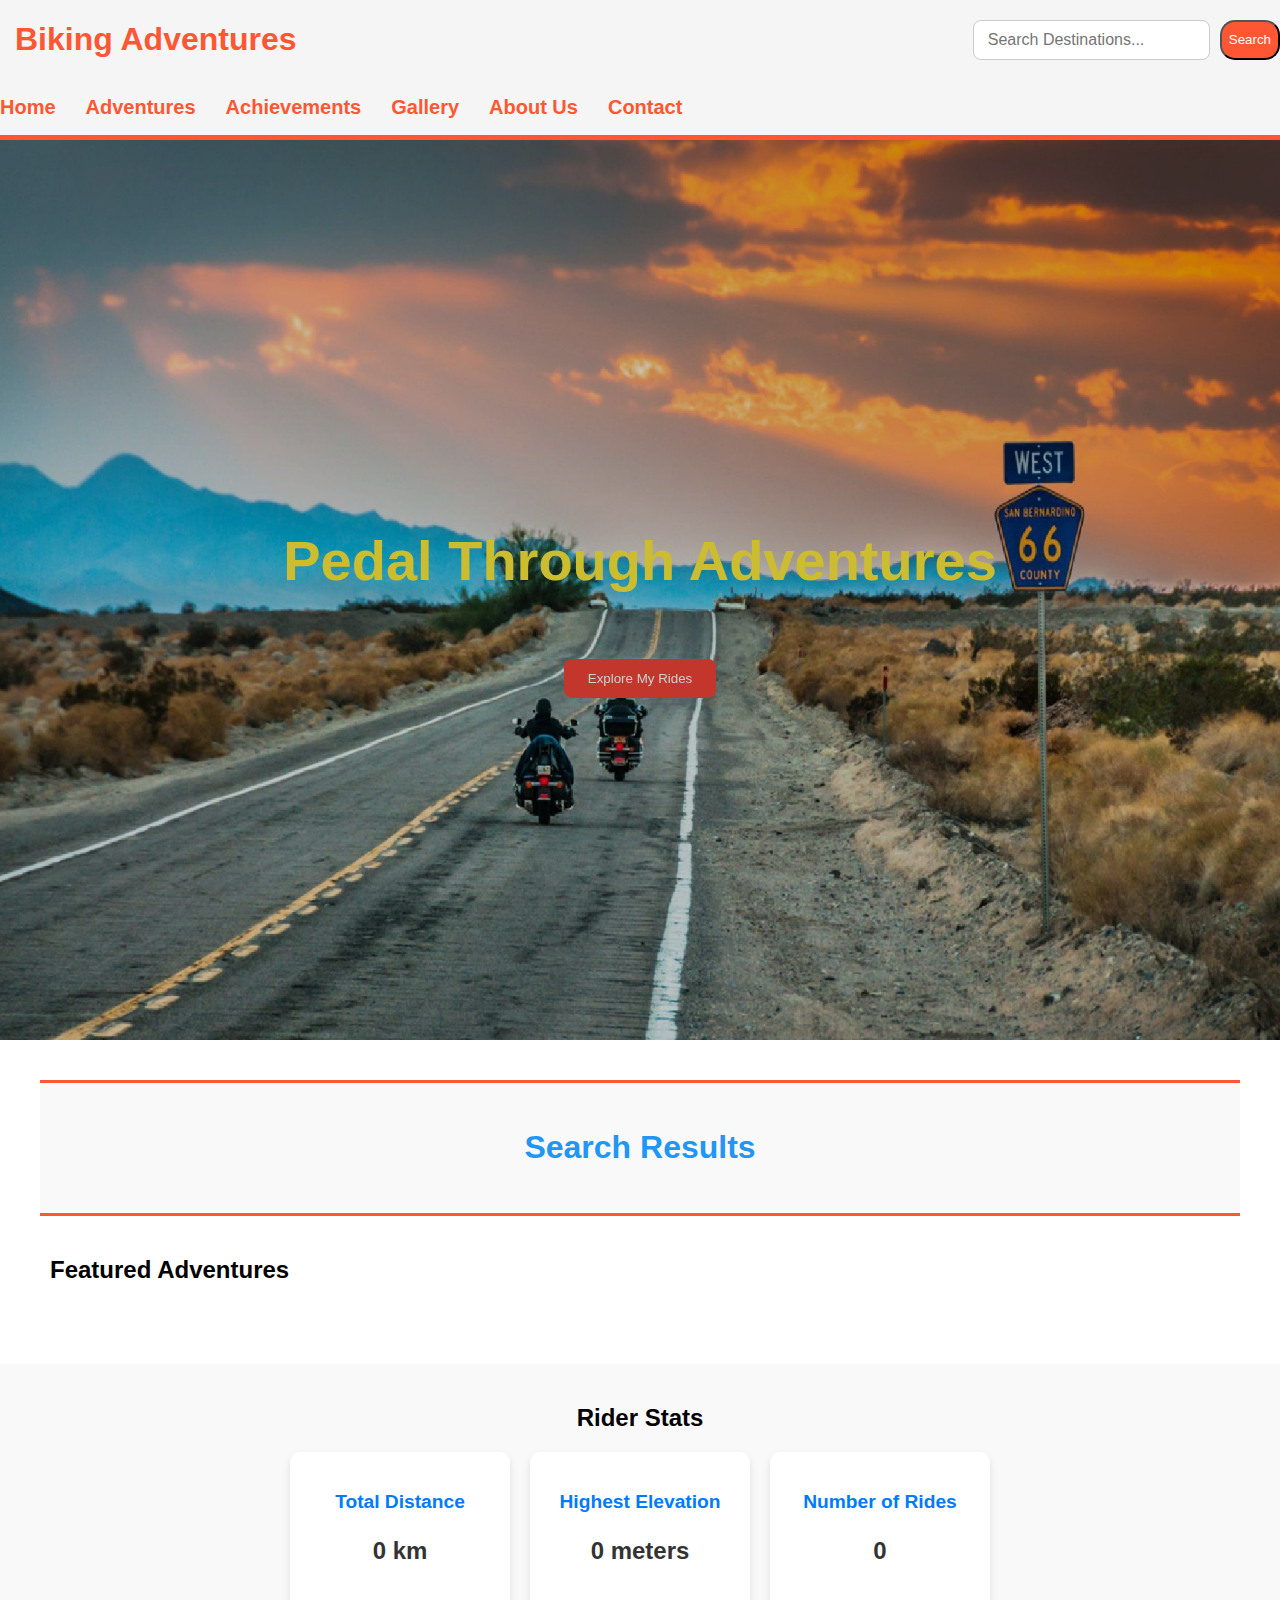
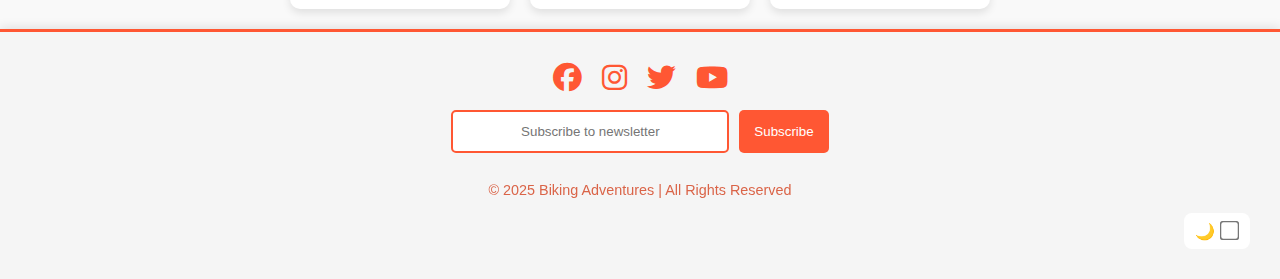
<file: index.html>
<!DOCTYPE html>
<html lang="en">
  <head>
    <meta charset="UTF-8" />
    <meta name="viewport" content="width=device-width, initial-scale=1.0" />
    <title>Biking Adventures Portfolio</title>
    <link
      rel="stylesheet"
      href="https://cdnjs.cloudflare.com/ajax/libs/font-awesome/6.7.2/css/all.min.css"
      integrity="sha512-Evv84Mr4kqVGRNSgIGL/F/aIDqQb7xQ2vcrdIwxfjThSH8CSR7PBEakCr51Ck+w+/U6swU2Im1vVX0SVk9ABhg=="
      crossorigin="anonymous"
      referrerpolicy="no-referrer"
    />
    <link rel="stylesheet" href="CSS/main.css" />
    <link rel="stylesheet" href="/CSS/theme.css">

    <script src="JS/main.js" defer></script>
    <script src="/JS/theme.js"></script>

  </head>
  <body>
    <!-- Header Section -->
    <header>
      <div class="logo">
        <h1>Biking Adventures</h1>
      </div>
      <div class="search">
        <input
          type="text"
          id="searchBox"
          placeholder="Search Destinations..."
          autocomplete="off"
        />
        <div id="autocomplete-list"></div>
        <button id="search-btn">Search</button>
      </div>
      <i class="fa-solid fa-bars menu-icon" id="menu-toggle"></i>
      <nav>
        <ul class="navbar">
          <li><a href="/index.html">Home</a></li>
          <li class="dropdown">
            Adventures
            <ul class="dropdown-menu">
              <li><a href="/pages/adventures.html">Featured Adventures</a></li>
              <li><a href="#past-adventures">Past Adventures</a></li>
            </ul>
            <li class="dropdown1">
              Achievements
              <ul class="dropdown-menu1">
                <li><a href="/pages/achievements.html">Awards</a></li>
                <li><a href="#milestones">Milestones</a></li>
              </ul>
            </li>
            <li class="dropdown2">
              Gallery
              <ul class="dropdown-menu2">
                <li><a href="/pages/gallery.html">Photo Gallery</a></li>
                <li><a href="#videos">Videos</a></li>
              </ul>
            </li>
         
            <li><a href="pages/about.html">About Us</a></li>
            <li><a href="pages/contact.html">Contact</a></li>
        </ul>
      </nav>
    </header>

    <!-- Hero Section -->
    <section class="hero">
      <div class="hero-text">
        <h2>Pedal Through Adventures</h2>
        <button class="explore-btn">Explore My Rides</button>
      </div>
    </section>

    <!-- Search Results Section -->
    <section id="search-results" class="search-results">
      <h2>Search Results</h2>
      <div id="results-container" class="results-container">
        <!-- Search results will be displayed here dynamically -->
      </div>
    </section>

    <!-- Featured Adventures Section -->
    <section id="adventures" class="adventures">
      <h2>Featured Adventures</h2>
      <div id="adventure-cards" class="cards-container">
        <!-- Adventure cards will be loaded here dynamically -->
      </div>
    </section>

    <!-- Rider Stats Section -->
    <section id="rider-stats" class="rider-stats">
      <h2>Rider Stats</h2>
      <div class="stats-container">
        <div class="stat-card">
          <h3>Total Distance</h3>
          <p><span id="distance">0</span> km</p>
        </div>
        <div class="stat-card">
          <h3>Highest Elevation</h3>
          <p><span id="elevation">0</span> meters</p>
        </div>
        <div class="stat-card">
          <h3>Number of Rides</h3>
          <p><span id="rides">0</span></p>
        </div>
      </div>
    </section>
    
    

    <!-- Footer Section -->
    <footer>
      <div class="footer-container">
        <div class="social-links">
          <a href="#" class="social-icon"><i class="fab fa-facebook"></i></a>
          <a href="#" class="social-icon"><i class="fab fa-instagram"></i></a>
          <a href="#" class="social-icon"><i class="fab fa-twitter"></i></a>
          <a href="#" class="social-icon"><i class="fab fa-youtube"></i></a>
        </div>
        <form class="newsletter-form">
          <input type="email" placeholder="Subscribe to newsletter" />
          <button type="submit">Subscribe</button>
        </form>
        <p class="copyright">
          &copy; 2025 Biking Adventures | All Rights Reserved
        </p>
      </div>
      <div class="theme-toggle">
        <label for="darkModeToggle">🌙</label>
        <input type="checkbox" id="darkModeToggle">
      </div>
    </footer>
  </body>
</html>
</file>
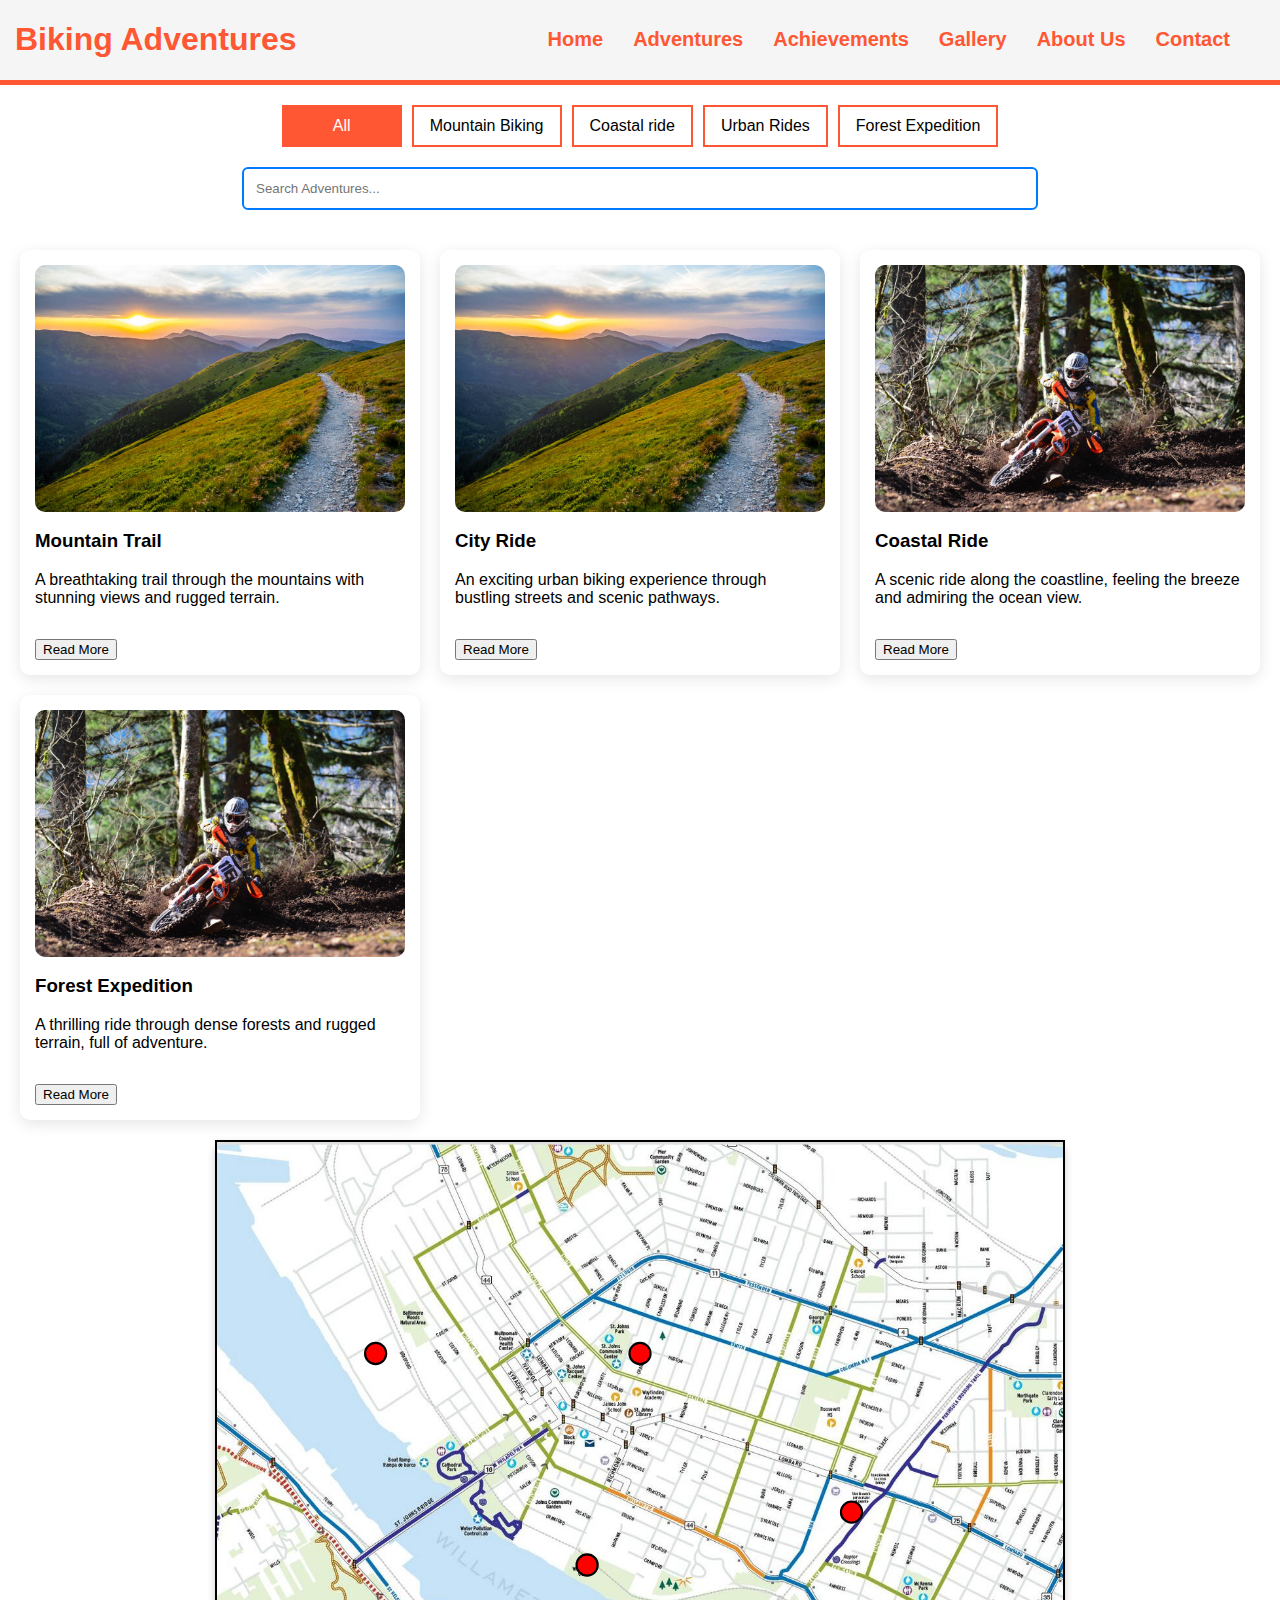
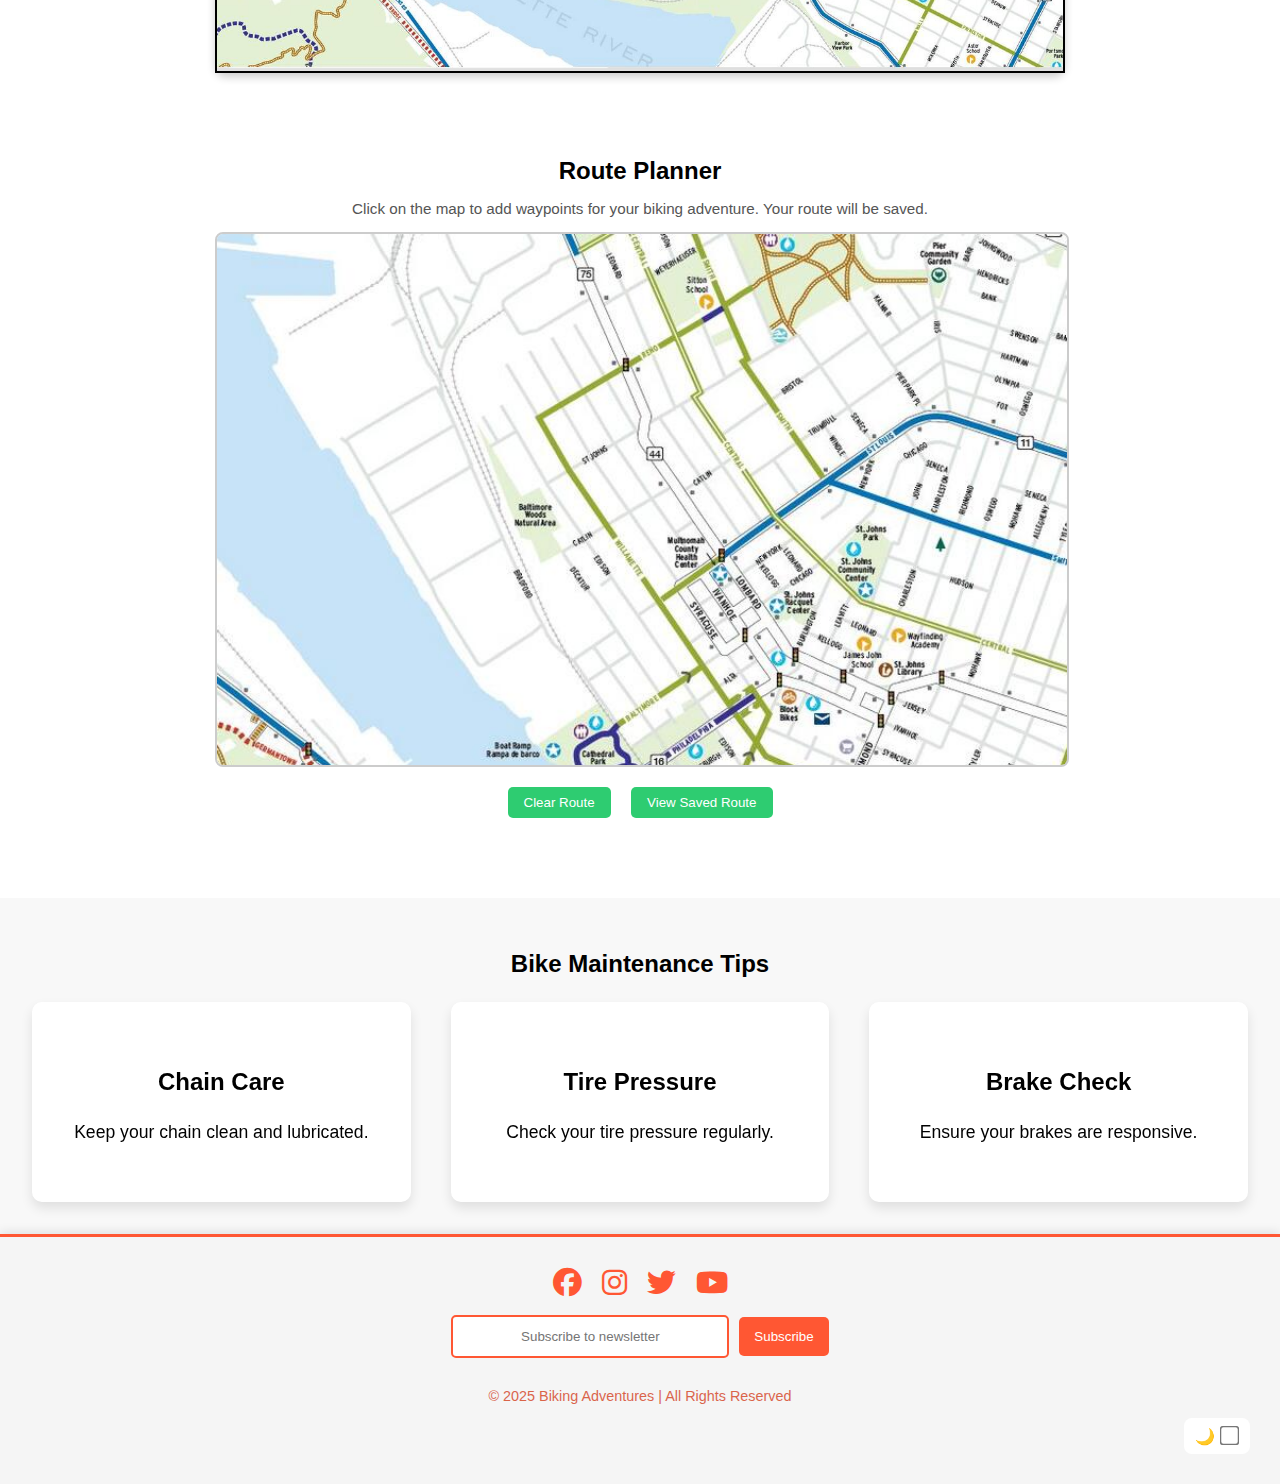
<file: pages/adventures.html>
<!DOCTYPE html>
<html lang="en">
<head>
    <meta charset="UTF-8">
    <meta name="viewport" content="width=device-width, initial-scale=1.0">
    <title>Adventures | Bike Rides</title>
    <link rel="stylesheet" href="/CSS/adventures.css">
    <link rel="stylesheet" href="/CSS/theme.css">
    <link
    rel="stylesheet"
    href="https://cdnjs.cloudflare.com/ajax/libs/font-awesome/6.7.2/css/all.min.css"
    integrity="sha512-Evv84Mr4kqVGRNSgIGL/F/aIDqQb7xQ2vcrdIwxfjThSH8CSR7PBEakCr51Ck+w+/U6swU2Im1vVX0SVk9ABhg=="
    crossorigin="anonymous"
    referrerpolicy="no-referrer"
  />
    <!-- <link rel="stylesheet" href="../CSS/header.css"> -->
    <script src="/JS/adventures.js" defer></script>
    <script src="/JS/theme.js" ></script>
   
</head>

<body>
    <!-- Header Section -->
    <header>
        <div class="logo">
          <h1>Biking Adventures</h1>
        </div>
        <div class="search">
          <!-- <input
            type="text"
            id="searchBox"
            placeholder="Search Destinations..."
            autocomplete="off"
          />
          <div id="autocomplete-list"></div>
          <button id="search-btn">Search</button> -->
        </div>
        <i class="fa-solid fa-bars menu-icon" id="menu-toggle"></i>
        <nav>
          <ul class="navbar">
            <li><a href="/index.html">Home</a></li>
            <li class="dropdown">
              Adventures
              <ul class="dropdown-menu">
                <li><a href="/pages/adventures.html">Featured Adventures</a></li>
                <li><a href="#past-adventures">Past Adventures</a></li>
              </ul>
              <li class="dropdown1">
                Achievements
                <ul class="dropdown-menu1">
                  <li><a href="/pages/achievements.html">Awards</a></li>
                  <li><a href="#milestones">Milestones</a></li>
                </ul>
              </li>
              <li class="dropdown2">
                Gallery
                <ul class="dropdown-menu2">
                  <li><a href="/pages/gallery.html">Photo Gallery</a></li>
                  <li><a href="#videos">Videos</a></li>
                </ul>
              </li>
           
              <li><a href="/pages/about.html">About Us</a></li>
              <li><a href="/pages/contact.html">Contact</a></li>
          </ul>
        </nav>
      </header>

      <!-- Adventure Categories -->
    <section class="adventure-filters">
        <button class="filter-btn active" data-category="all">All</button>
        <button class="filter-btn" data-category="mountain">Mountain Biking</button>
        <button class="filter-btn" data-category="coastal">Coastal ride</button>
        <button class="filter-btn" data-category="urban">Urban Rides</button>
        <button class="filter-btn" data-category="forest">Forest Expedition</button>
    </section>

    <!-- Search Bar -->
    <section class="search-container">
        <input type="text" id="search-bar" placeholder="Search Adventures...">
        <div id="noResults" style="display: none; text-align: center; color: red; font-weight: bold; margin-top: 20px;">
          No adventures found for your search.
        </div>
        
    </section>

    <!-- Adventure Cards -->
    <section class="adventure-list">
        <div id="adventure-cards"></div>
    </section>

    <!--Map part-->
      

       <!-- Interactive Map Section -->
       <div class="map-container">
           <svg id="map" viewBox="0 0 800 500">
            <image href="../assets/images/map.jpg" width="990" height="500" /> 
                <!-- Markers will be dynamically added here  -->

            </svg>  
       </div> 
   
       <!-- Popup for Adventure Details -->
       <div id="popup" style="position: absolute; display: none; background: white; border: 1px solid #ccc; padding: 10px; border-radius: 6px; box-shadow: 0 2px 8px rgba(0,0,0,0.2); z-index: 9999;">
        <h4 id="popup-title" style="margin: 0 0 5px;"></h4>
        <p id="popup-description" style="margin: 0;"></p>
      </div>
      

       <!-- route planner -->
  
       <section id="route-planner" class="route-planner">
        <h2>Route Planner</h2>
        <p>Click on the map to add waypoints for your biking adventure. Your route will be saved.</p>
      
        <svg id="custom-map" viewBox="0 0 800 500">
          <image href="../assets/images/map.jpg" x="0" y="0"   />
          <!-- Waypoints added by JavaScript -->
        </svg>
        <div id="popup-overlay" class="popup-overlay">
          <div class="popup-box">
            <h3>Saved Route</h3>
            <pre id="popup-content"></pre>
            <button id="popup-close">Close</button>
          </div>
        </div>
        
        <div class="planner-buttons">
          <button id="clear-route">Clear Route</button>
          <button id="view-route">View Saved Route</button>
        </div>
      
        <ul id="waypoint-list"></ul>
      </section>

      <!-- adventure tips -->

      <section id="maintenance-tips">
        <h2>Bike Maintenance Tips</h2>
        <div class="tips-grid">
          
          <div class="tip-card">
            <div class="card-front">
              <h3>Chain Care</h3>
              <p>Keep your chain clean and lubricated.</p>
            </div>
            <div class="card-back">
              <h3>How to Maintain:</h3>
              <p>Use a degreaser to clean the chain, then apply bike-specific lubricant. Wipe off excess oil to prevent dirt buildup.</p>
            </div>
          </div>
      
          <div class="tip-card">
            <div class="card-front">
              <h3>Tire Pressure</h3>
              <p>Check your tire pressure regularly.</p>
            </div>
            <div class="card-back">
              <h3>How to Maintain:</h3>
              <p>Use a pressure gauge. Inflate tires to recommended PSI (printed on sidewall). Inspect for wear and tear.</p>
            </div>
          </div>
      
          <div class="tip-card">
            <div class="card-front">
              <h3>Brake Check</h3>
              <p>Ensure your brakes are responsive.</p>
            </div>
            <div class="card-back">
              <h3>How to Maintain:</h3>
              <p>Inspect pads for wear. Tighten brake cables. Test before each ride to avoid sudden failure.</p>
            </div>
          </div>
      
        </div>
        
      </section>
      
      
      
      

  
    

    <!-- Footer Section -->
<footer>
    <div class="footer-container">
        <div class="social-links">
            <a href="#" class="social-icon"><i class="fab fa-facebook"></i></a>
            <a href="#" class="social-icon"><i class="fab fa-instagram"></i></a>
            <a href="#" class="social-icon"><i class="fab fa-twitter"></i></a>
            <a href="#" class="social-icon"><i class="fab fa-youtube"></i></a>
        </div>
        <form class="newsletter-form">
            <input type="email" placeholder="Subscribe to newsletter">
            <button type="submit">Subscribe</button>
        </form>
        <p class="copyright">&copy; 2025 Biking Adventures | All Rights Reserved</p>
    </div>
    <div class="theme-toggle">
      <label for="darkModeToggle">🌙</label>
      <input type="checkbox" id="darkModeToggle">
    </div>
</footer>


    
</body>
</html>
</file>
<file: CSS/main.css>
body {
  font-family: Arial, sans-serif;
  margin: 0;
  padding: 0;
  background-color: #f9f9f9;
  color: #333;
}

.search-container {
  display: flex;
  align-items: center;
  justify-content: flex-end;
  gap: 10px;
  flex-grow: 1;
  flex-wrap: nowrap;
}
.search-container #search-bar {
  width: 100%;
  max-width: 250px;
  padding: 8px;
  border: 2px solid #007bff;
  border-radius: 6px;
  font-size: 16px;
  transition: all 0.3s ease-in-out;
}
.search-container #search-bar:focus {
  border-color: #0056b3;
  outline: none;
  box-shadow: 0 0 8px rgba(0, 123, 255, 0.5);
}
.search-container #search-btn {
  background-color: #ff5733;
  color: white;
  padding: 10px 15px;
  border: none;
  border-radius: 6px;
  cursor: pointer;
  font-size: 16px;
  transition: background 0.3s ease;
}
.search-container #search-btn:hover {
  background-color: #d4411e;
}

header {
  display: flex;
  justify-content: space-between;
  align-items: center;
  flex-wrap: wrap;
  position: relative;
  border-bottom: 5px solid #ff5733;
  z-index: 1000;
}
header .logo h1 {
  font-size: 2rem;
  color: #ff5733;
  margin-left: 15px;
}
header .search {
  position: relative;
  display: flex;
  justify-content: center;
}
header .search i {
  padding: 5px;
  color: #ff5733;
}
header .search input {
  padding: 10px 14px;
  border-radius: 8px;
  border: none;
  width: 100%;
  max-width: 400px;
  font-size: 16px;
  border: 1px solid #ccc;
  outline: none;
}
header .search input:focus {
  border-color: #007bff;
  box-shadow: 0 0 6px rgba(0, 123, 255, 0.3);
}
header .search #autocomplete-list {
  position: absolute;
  top: calc(100% + 5px);
  z-index: 9999;
  background-color: white;
  width: 90%;
  max-width: 350px;
  margin-top: 4px;
  margin-left: 30px;
  border-radius: 8px;
  box-shadow: 0 4px 8px rgba(0, 0, 0, 0.1);
  overflow: hidden;
}
header .search #autocomplete-list li {
  list-style: none;
  padding: 10px 14px;
  cursor: pointer;
  transition: background-color 0.2s ease;
}
header .search #autocomplete-list li:hover {
  background-color: #f1f1f1;
}
header button {
  margin-left: 10px;
  padding: 5px 7px;
  background-color: #ff5733;
  border-radius: 15px;
  cursor: pointer;
}
header .menu-icon {
  display: none;
  font-size: 25px;
  cursor: pointer;
  color: white;
  margin-right: 10px;
}
header nav .navbar {
  list-style: none;
  display: flex;
  margin-right: 50px;
  gap: 30px;
  padding: 0;
}
header nav .navbar li, header nav .navbar .dropdown, header nav .navbar .dropdown1, header nav .navbar .dropdown2 {
  position: relative;
  color: black;
  font-weight: bold;
  font-size: 20px;
  cursor: pointer;
}
header nav .navbar li:hover, header nav .navbar .dropdown:hover, header nav .navbar .dropdown1:hover, header nav .navbar .dropdown2:hover {
  transform: scale(1.05);
}
header nav .navbar .dropdown-menu, header nav .navbar .dropdown-menu1, header nav .navbar .dropdown-menu2 {
  display: none;
  position: absolute;
  left: 0;
  top: 100%;
  background: white;
  border-radius: 5px;
  box-shadow: 0 4px 8px rgba(70, 53, 53, 0.2);
  padding: 10px;
  min-width: 150px;
  z-index: 9999;
  border: 2px solid #ff5733;
}
header nav .navbar .dropdown-menu li, header nav .navbar .dropdown-menu1 li, header nav .navbar .dropdown-menu2 li {
  font-size: 14px;
  list-style: none;
}
header nav .navbar .dropdown-menu li a, header nav .navbar .dropdown-menu1 li a, header nav .navbar .dropdown-menu2 li a {
  text-align: center;
  text-decoration: none;
  color: black;
  display: block;
  padding: 5px 10px;
}
header nav .navbar .dropdown-menu li:hover, header nav .navbar .dropdown-menu1 li:hover, header nav .navbar .dropdown-menu2 li:hover {
  background-color: #ff5733;
  border-radius: 5px;
}
header nav .navbar .dropdown:hover .dropdown-menu,
header nav .navbar .dropdown1:hover .dropdown-menu1,
header nav .navbar .dropdown2:hover .dropdown-menu2 {
  display: block;
  visibility: visible;
  opacity: 1;
}
header nav .navbar li a {
  text-decoration: none;
  color: black;
}

@media (max-width: 768px) {
  .logo h1 {
    font-size: 1rem !important;
  }
  #menu-toggle {
    padding: 5px;
    color: #ff5733;
  }
  .search {
    position: relative;
    padding: 5px;
    flex: 1;
    margin-left: 10px;
  }
  .search input {
    width: 60% !important;
    border: 1px solid #ccc;
    outline: none;
  }
  .menu-icon {
    display: block !important;
    color: white;
  }
  nav {
    position: relative;
    width: 100%;
    background-color: #f9f9f9;
    display: none;
    flex-direction: column;
    align-items: center;
    padding: 10px;
    border-top: 2px solid white;
    z-index: 999;
  }
  nav .navbar {
    display: flex;
    flex-direction: column;
    align-items: center;
    padding: 0;
    width: 100%;
  }
  nav .navbar li {
    padding: 10px 0;
    width: 100%;
    text-align: center;
    font-size: 20px;
    font-weight: bold;
    cursor: pointer;
    position: relative;
    z-index: 88;
  }
  nav .navbar li:hover {
    transform: scale(1.05);
    border-radius: 5px;
  }
  nav .navbar .dropdown {
    position: relative;
    z-index: 999999;
  }
  nav .navbar .dropdown .dropdown-menu {
    display: none;
    position: absolute;
    left: 50%;
    transform: translateX(-50%);
    top: 100%;
    background: white;
    border-radius: 5px;
    box-shadow: 0 4px 8px rgba(0, 0, 0, 0.2);
    min-width: 150px;
    text-align: center;
    z-index: 999;
  }
  nav .navbar .dropdown .dropdown-menu li {
    padding: 8px 12px;
    font-size: 16px;
    font-weight: normal;
    width: 100%;
    white-space: nowrap;
    z-index: 99;
  }
  nav .navbar .dropdown .dropdown-menu li:hover {
    background-color: #ff5733;
    border-radius: 5px;
  }
  nav .navbar .dropdown:hover .dropdown-menu {
    display: block;
  }
  nav .navbar .dropdown1 {
    position: relative;
    z-index: 99999;
  }
  nav .navbar .dropdown1 .dropdown-menu1 {
    display: none;
    position: absolute;
    left: 50%;
    transform: translateX(-50%);
    top: 100%;
    background: white;
    border-radius: 5px;
    box-shadow: 0 4px 8px rgba(0, 0, 0, 0.2);
    min-width: 150px;
    text-align: center;
    z-index: 999;
  }
  nav .navbar .dropdown1 .dropdown-menu1 li {
    padding: 8px 12px;
    font-size: 16px;
    font-weight: normal;
    width: 100%;
    white-space: nowrap;
    z-index: 99;
  }
  nav .navbar .dropdown1 .dropdown-menu1 li:hover {
    background-color: #ff5733;
    border-radius: 5px;
  }
  nav .navbar .dropdown1:hover .dropdown-menu1 {
    display: block;
  }
  nav .navbar .dropdown2 {
    position: relative;
    z-index: 9999;
  }
  nav .navbar .dropdown2 .dropdown-menu2 {
    display: none;
    position: absolute;
    left: 50%;
    transform: translateX(-50%);
    top: 100%;
    background: white;
    border-radius: 5px;
    box-shadow: 0 4px 8px rgba(0, 0, 0, 0.2);
    min-width: 150px;
    text-align: center;
    z-index: 99;
  }
  nav .navbar .dropdown2 .dropdown-menu2 li {
    padding: 8px 12px;
    font-size: 16px;
    font-weight: normal;
    width: 100%;
    white-space: nowrap;
    z-index: 99;
  }
  nav .navbar .dropdown2 .dropdown-menu2 li:hover {
    background-color: #ff5733;
    border-radius: 5px;
  }
  nav .navbar .dropdown2:hover .dropdown-menu2 {
    display: block;
  }
  nav.active {
    display: flex;
  }
}
.hero {
  position: relative;
  background: url("/assets/images/scenic-route.jpg") no-repeat center center/cover;
  height: 100vh;
  color: white;
  display: flex;
  justify-content: center;
  align-items: center;
  text-align: center;
  background-size: cover;
  background-position: center;
  filter: brightness(80%);
}
.hero .hero-text h2 {
  font-size: 3.5rem;
  animation: fadeIn 3s ease-out;
  color: #ffeb3b;
}
.hero .explore-btn {
  padding: 12px 24px;
  background-color: #f44336;
  border: none;
  color: white;
  cursor: pointer;
  margin-top: 20px;
  transition: background-color 0.3s ease-out;
  border-radius: 8px;
}
.hero .explore-btn:hover {
  background-color: #ff5733;
}

@keyframes fadeIn {
  0% {
    opacity: 0;
  }
  100% {
    opacity: 1;
  }
}
.search-results {
  margin: 40px;
  padding: 20px;
  background-color: #f9f9f9;
  border-top: 3px solid #ff5733;
  border-bottom: 3px solid #ff5733;
}
.search-results h2 {
  text-align: center;
  font-size: 2rem;
  color: #2196f3;
}
.search-results #results-container {
  display: grid;
  grid-template-columns: repeat(auto-fit, minmax(300px, 1fr));
  gap: 20px;
  margin-top: 20px;
  justify-content: center;
}
.search-results #results-container .adventure-card {
  background: #fff;
  border-radius: 8px;
  padding: 15px;
  box-shadow: 0 4px 15px rgba(0, 0, 0, 0.1);
  transition: transform 0.3s ease-in-out;
  max-width: 700px;
  margin: auto;
}
.search-results #results-container .adventure-card:hover {
  transform: scale(1.05);
}
.search-results #results-container .adventure-card img {
  width: 100%;
  max-width: 600px;
  height: 280px;
  -o-object-fit: cover;
     object-fit: cover;
  display: block;
  margin: 0 auto;
  border-radius: 10px;
}

.adventures h2 {
  margin-left: 50px;
}
.adventures .cards-container {
  display: grid;
  grid-template-columns: repeat(3, 1fr);
  gap: 20px;
  margin: 40px;
}
.adventures .cards-container .card {
  background: #fff;
  border-radius: 8px;
  padding: 15px;
  box-shadow: 0 4px 15px rgba(0, 0, 0, 0.1);
  border-left: 6px solid #ff5733;
  transition: transform 0.3s ease-in-out;
}
.adventures .cards-container .card:hover {
  transform: scale(1.05);
}
.adventures .cards-container .card img {
  width: 100%;
  height: 280px;
  border-radius: 8px;
}
.adventures .cards-container .card h3 {
  font-size: 1.5rem;
  color: black;
}
.adventures .cards-container .card p {
  color: #555;
}

.rider-stats {
  text-align: center;
  padding: 20px;
  background: #f9f9f9;
}
.rider-stats .stats-container {
  display: flex;
  justify-content: center;
  flex-wrap: wrap;
  gap: 20px;
  margin-top: 20px;
}
.rider-stats .stats-container .stat-card {
  background: white;
  padding: 20px;
  border-radius: 10px;
  box-shadow: 0 4px 8px rgba(0, 0, 0, 0.1);
  text-align: center;
  min-width: 180px;
  transition: transform 0.3s ease;
  animation: fadeIn 1s ease-in-out;
}
.rider-stats .stats-container .stat-card:hover {
  transform: scale(1.05);
}
.rider-stats .stats-container .stat-card h3 {
  font-size: 1.2rem;
  color: #007bff;
}
.rider-stats .stats-container .stat-card p {
  font-size: 1.5rem;
  font-weight: bold;
  color: #333;
}

footer {
  background-color: #f9f9f9;
  color: #333;
  text-align: center;
  padding: 30px;
  border-top: 3px solid #ff5733;
  box-shadow: 0px -2px 10px rgba(0, 0, 0, 0.1);
}
footer .footer-container {
  display: flex;
  flex-direction: column;
  align-items: center;
  gap: 15px;
}
footer .social-links {
  display: flex;
  gap: 20px;
}
footer .social-links .social-icon {
  font-size: 1.8rem;
  color: #ff5733;
  transition: transform 0.3s, color 0.3s;
}
footer .social-links .social-icon:hover {
  transform: scale(1.2);
  color: #d4411e;
}
footer .newsletter-form {
  display: flex;
  gap: 10px;
}
footer .newsletter-form input {
  padding: 12px;
  width: 250px;
  border: 2px solid #ff5733;
  border-radius: 5px;
  background-color: white;
  text-align: center;
}
footer .newsletter-form button {
  padding: 12px 15px;
  background-color: #ff5733;
  border: none;
  color: white;
  cursor: pointer;
  border-radius: 5px;
  transition: background 0.3s;
}
footer .newsletter-form button:hover {
  background-color: #d4411e;
}
footer .copyright {
  font-size: 0.9rem;
  opacity: 0.8;
}

@media (max-width: 1024px) {
  .adventures .cards-container {
    grid-template-columns: repeat(2, 1fr);
  }
}
@media (max-width: 768px) {
  .adventures .stats-container {
    flex-direction: column;
    align-items: center;
  }
  .stat-card {
    width: 80%;
  }
}
@media (max-width: 600px) {
  .adventures .cards-container {
    grid-template-columns: 1fr;
  }
  .hero-text h2 {
    font-size: 2rem;
  }
  .explore-btn {
    padding: 8px 16px;
  }
  nav ul {
    flex-direction: column;
    gap: 10px;
  }
  .newsletter-form {
    flex-direction: column;
    gap: 8px;
  }
  .newsletter-form input {
    width: 100%;
  }
  .hero {
    z-index: 999;
  }
  .navit {
    z-index: 1000;
  }
}/*# sourceMappingURL=main.css.map */
</file>
<file: CSS/theme.css>
:root {
  --bg-color: #ffffff;
  --text-color: #000000;
  --header-bg: #f5f5f5;
  --footer-bg: #e5e5e5;
}

body.dark-mode {
  --bg-color: #1e1e1e;
  --text-color: black !important;
  --header-bg: #2b2b2b;
  --footer-bg: #2b2b2b;
}

/* Apply the variables globally */
body {
  background-color: var(--bg-color);
  color: var(--text-color);
  transition: background-color 0.4s, color 0.4s;
}

header, footer {
  background-color: var(--header-bg);
  transition: background-color 0.4s;
}

header nav .navbar li a {
  text-decoration: none;
  color: #ff5733;
}

header nav .navbar li, header nav .navbar .dropdown, header nav .navbar .dropdown1, header nav .navbar .dropdown2 {
  position: relative;
  color: #ff5733;
  font-weight: bold;
  font-size: 20px;
  cursor: pointer;
}

header button {
  color: white;
}

.rider-stats {
  color: black;
}

.theme-toggle {
  margin-left: auto;
  padding: 0.5rem;
}

.theme-toggle input {
  cursor: pointer;
  transform: scale(1.5);
}

.adventure-filters .filter-btn {
  background: white;
}

footer .copyright {
  font-size: 0.9rem;
  opacity: 0.8;
  color: white;
}

.about-intro .about-text p {
  font-size: 1.2rem;
  line-height: 1.5;
  animation: fadeIn 1.5s ease-in-out;
  color: gray;
}

.theme-toggle {
  position: sticky;
  top: 40rem;
  right: 1rem;
  z-index: 9999;
  background: white;
  border-radius: 8px;
  padding: 0.5rem;
  width: 50px;
}

body.dark-mode {
  --bg-color: #1e1e1e;
  --text-color: #ff5733 !important;
  --header-bg: #2b2b2b;
  --footer-bg: #2b2b2b;
}

html, body {
  overflow-x: hidden;
}

.gallery-section {
  padding: 40px;
  background-color: white;
}
body.dark-mode .gallery-section {
  background-color: #1e1e1e;
}

footer .copyright {
  font-size: 0.9rem;
  opacity: 0.8;
  color: #d4411e;
}

@media (max-width: 768px) {
  .dark-mode #menu-toggle {
    padding: 5px;
    color: #ff5733;
    background-color: #2b2b2b !important;
  }
}/*# sourceMappingURL=theme.css.map */
</file>
<file: CSS/adventures.css>
body {
  font-family: Arial, sans-serif;
  margin: 0;
  padding: 0;
  background-color: #f9f9f9;
  color: #333;
}

header {
  display: flex;
  justify-content: space-between;
  align-items: center;
  flex-wrap: wrap;
  position: relative;
  border-bottom: 5px solid #ff5733;
  z-index: 1000;
}
header .logo h1 {
  font-size: 2rem;
  color: #ff5733;
  margin-left: 15px;
}
header .search {
  position: relative;
  display: flex;
  justify-content: center;
}
header .search i {
  padding: 5px;
  color: #ff5733;
}
header .search input {
  padding: 10px 14px;
  border-radius: 8px;
  border: none;
  width: 100%;
  max-width: 400px;
  font-size: 16px;
  border: 1px solid #ccc;
  outline: none;
}
header .search input:focus {
  border-color: #007bff;
  box-shadow: 0 0 6px rgba(0, 123, 255, 0.3);
}
header .search #autocomplete-list {
  position: absolute;
  top: calc(100% + 5px);
  z-index: 9999;
  background-color: white;
  width: 90%;
  max-width: 350px;
  margin-top: 4px;
  margin-left: 30px;
  border-radius: 8px;
  box-shadow: 0 4px 8px rgba(0, 0, 0, 0.1);
  overflow: hidden;
}
header .search #autocomplete-list li {
  list-style: none;
  padding: 10px 14px;
  cursor: pointer;
  transition: background-color 0.2s ease;
}
header .search #autocomplete-list li:hover {
  background-color: #f1f1f1;
}
header button {
  margin-left: 10px;
  padding: 5px 7px;
  background-color: #ff5733;
  border-radius: 15px;
  cursor: pointer;
}
header .menu-icon {
  display: none;
  font-size: 25px;
  cursor: pointer;
  color: white;
  margin-right: 10px;
}
header nav .navbar {
  list-style: none;
  display: flex;
  margin-right: 50px;
  gap: 30px;
  padding: 0;
}
header nav .navbar li, header nav .navbar .dropdown, header nav .navbar .dropdown1, header nav .navbar .dropdown2 {
  position: relative;
  color: black;
  font-weight: bold;
  font-size: 20px;
  cursor: pointer;
}
header nav .navbar li:hover, header nav .navbar .dropdown:hover, header nav .navbar .dropdown1:hover, header nav .navbar .dropdown2:hover {
  transform: scale(1.05);
}
header nav .navbar .dropdown-menu, header nav .navbar .dropdown-menu1, header nav .navbar .dropdown-menu2 {
  display: none;
  position: absolute;
  left: 0;
  top: 100%;
  background: white;
  border-radius: 5px;
  box-shadow: 0 4px 8px rgba(70, 53, 53, 0.2);
  padding: 10px;
  min-width: 150px;
  z-index: 9999;
  border: 2px solid #ff5733;
}
header nav .navbar .dropdown-menu li, header nav .navbar .dropdown-menu1 li, header nav .navbar .dropdown-menu2 li {
  font-size: 14px;
  list-style: none;
}
header nav .navbar .dropdown-menu li a, header nav .navbar .dropdown-menu1 li a, header nav .navbar .dropdown-menu2 li a {
  text-align: center;
  text-decoration: none;
  color: black;
  display: block;
  padding: 5px 10px;
}
header nav .navbar .dropdown-menu li:hover, header nav .navbar .dropdown-menu1 li:hover, header nav .navbar .dropdown-menu2 li:hover {
  background-color: #ff5733;
  border-radius: 5px;
}
header nav .navbar .dropdown:hover .dropdown-menu,
header nav .navbar .dropdown1:hover .dropdown-menu1,
header nav .navbar .dropdown2:hover .dropdown-menu2 {
  display: block;
  visibility: visible;
  opacity: 1;
}
header nav .navbar li a {
  text-decoration: none;
  color: black;
}

@media (max-width: 768px) {
  .logo h1 {
    font-size: 1rem !important;
  }
  #menu-toggle {
    padding: 5px;
    color: #ff5733;
  }
  .search {
    position: relative;
    padding: 5px;
    flex: 1;
    margin-left: 10px;
  }
  .search input {
    width: 60% !important;
    border: 1px solid #ccc;
    outline: none;
  }
  .menu-icon {
    display: block !important;
    color: white;
  }
  nav {
    position: relative;
    width: 100%;
    background-color: #f9f9f9;
    display: none;
    flex-direction: column;
    align-items: center;
    padding: 10px;
    border-top: 2px solid white;
    z-index: 999;
  }
  nav .navbar {
    display: flex;
    flex-direction: column;
    align-items: center;
    padding: 0;
    width: 100%;
  }
  nav .navbar li {
    padding: 10px 0;
    width: 100%;
    text-align: center;
    font-size: 20px;
    font-weight: bold;
    cursor: pointer;
    position: relative;
    z-index: 88;
  }
  nav .navbar li:hover {
    transform: scale(1.05);
    border-radius: 5px;
  }
  nav .navbar .dropdown {
    position: relative;
    z-index: 999999;
  }
  nav .navbar .dropdown .dropdown-menu {
    display: none;
    position: absolute;
    left: 50%;
    transform: translateX(-50%);
    top: 100%;
    background: white;
    border-radius: 5px;
    box-shadow: 0 4px 8px rgba(0, 0, 0, 0.2);
    min-width: 150px;
    text-align: center;
    z-index: 999;
  }
  nav .navbar .dropdown .dropdown-menu li {
    padding: 8px 12px;
    font-size: 16px;
    font-weight: normal;
    width: 100%;
    white-space: nowrap;
    z-index: 99;
  }
  nav .navbar .dropdown .dropdown-menu li:hover {
    background-color: #ff5733;
    border-radius: 5px;
  }
  nav .navbar .dropdown:hover .dropdown-menu {
    display: block;
  }
  nav .navbar .dropdown1 {
    position: relative;
    z-index: 99999;
  }
  nav .navbar .dropdown1 .dropdown-menu1 {
    display: none;
    position: absolute;
    left: 50%;
    transform: translateX(-50%);
    top: 100%;
    background: white;
    border-radius: 5px;
    box-shadow: 0 4px 8px rgba(0, 0, 0, 0.2);
    min-width: 150px;
    text-align: center;
    z-index: 999;
  }
  nav .navbar .dropdown1 .dropdown-menu1 li {
    padding: 8px 12px;
    font-size: 16px;
    font-weight: normal;
    width: 100%;
    white-space: nowrap;
    z-index: 99;
  }
  nav .navbar .dropdown1 .dropdown-menu1 li:hover {
    background-color: #ff5733;
    border-radius: 5px;
  }
  nav .navbar .dropdown1:hover .dropdown-menu1 {
    display: block;
  }
  nav .navbar .dropdown2 {
    position: relative;
    z-index: 9999;
  }
  nav .navbar .dropdown2 .dropdown-menu2 {
    display: none;
    position: absolute;
    left: 50%;
    transform: translateX(-50%);
    top: 100%;
    background: white;
    border-radius: 5px;
    box-shadow: 0 4px 8px rgba(0, 0, 0, 0.2);
    min-width: 150px;
    text-align: center;
    z-index: 99;
  }
  nav .navbar .dropdown2 .dropdown-menu2 li {
    padding: 8px 12px;
    font-size: 16px;
    font-weight: normal;
    width: 100%;
    white-space: nowrap;
    z-index: 99;
  }
  nav .navbar .dropdown2 .dropdown-menu2 li:hover {
    background-color: #ff5733;
    border-radius: 5px;
  }
  nav .navbar .dropdown2:hover .dropdown-menu2 {
    display: block;
  }
  nav.active {
    display: flex;
  }
}
.adventure-filters {
  display: flex;
  flex-direction: row;
  justify-content: center;
  align-items: center;
  flex-wrap: wrap;
  gap: 10px;
  margin: 20px 0;
  padding: 0 1rem;
}
.adventure-filters .filter-btn {
  padding: 10px 16px;
  min-width: 120px;
  border: 2px solid #ff5733;
  background: transparent;
  cursor: pointer;
  text-align: center;
  font-size: 1rem;
  transition: all 0.3s;
}
.adventure-filters .filter-btn.active, .adventure-filters .filter-btn:hover {
  background-color: #ff5733;
  color: white;
}

.search-container {
  text-align: center;
  margin: 20px 0;
}
.search-container #search-bar {
  width: 60%;
  padding: 12px;
  border: 2px solid #007bff;
  border-radius: 6px;
}

.highlight {
  background-color: yellow;
  font-weight: bold;
}

#adventure-cards {
  display: grid;
  grid-template-columns: repeat(auto-fit, minmax(300px, 1fr));
  gap: 20px;
  padding: 20px;
  justify-content: center;
}
#adventure-cards:has(.card:only-child) {
  display: flex;
  justify-content: center;
  max-width: 400px;
  margin: auto;
}
#adventure-cards .card {
  background: white;
  border-radius: 10px;
  padding: 15px;
  box-shadow: 0 4px 15px rgba(0, 0, 0, 0.1);
  transition: transform 0.3s ease-in-out;
  max-width: 700px;
  margin: auto;
}
#adventure-cards .card:hover {
  transform: scale(1.05);
}
#adventure-cards .card img {
  width: 100%;
  height: auto;
  max-height: 300px;
  -o-object-fit: cover;
     object-fit: cover;
  display: block;
  margin: 0 auto;
  border-radius: 10px;
}
#adventure-cards .card .story {
  max-height: 0;
  overflow: hidden;
  opacity: 0;
  transition: max-height 0.4s ease-in-out, opacity 0.3s ease-in-out, padding 0.3s ease-in-out;
  padding: 0 15px;
}
#adventure-cards .card.expanded .story {
  max-height: 200px;
  opacity: 1;
  padding-top: 10px;
}

.map-container {
  display: flex;
  flex-direction: row;
  justify-content: center;
  align-items: center;
  margin-top: 30px;
  max-width: 850px;
  margin: auto;
  background: white;
  padding: 0px;
  border-radius: 10px;
  box-shadow: 0px 4px 8px rgba(0, 0, 0, 0.2);
}
.map-container #map {
  width: 100%;
  height: auto;
  background: #e0e0e0;
  border: 2px solid black;
}

.marker {
  fill: red;
  stroke: black;
  stroke-width: 2;
  cursor: pointer;
  transition: transform 0.2s ease-in-out;
}
.marker:hover {
  fill: blue;
}
.marker.active {
  fill: green;
}

.popup {
  display: none;
  position: absolute;
  background: white;
  padding: 10px;
  border-radius: 5px;
  box-shadow: 0px 4px 8px rgba(0, 0, 0, 0.2);
  transition: opacity 0.3s;
  pointer-events: none;
  z-index: 999;
}
.popup h3 {
  margin: 0;
  font-size: 16px;
}
.popup p {
  margin: 5px 0 0;
  font-size: 14px;
}

#route-planner {
  margin: 3rem auto;
  max-width: 850px;
  padding: 1rem;
  background: white;
  border-radius: 10px;
}
#route-planner h2 {
  text-align: center;
  margin-bottom: 0.5rem;
}
#route-planner p {
  text-align: center;
  font-size: 0.95rem;
  color: #555;
}
#route-planner svg#custom-map {
  width: 100%;
  height: auto;
  border: 2px solid #ccc;
  border-radius: 8px;
  background-color: #f9f9f9;
  cursor: crosshair;
}
#route-planner svg#custom-map img {
  -o-object-fit: cover;
     object-fit: cover;
}
#route-planner svg#custom-map .waypoint {
  fill: #3498db;
  stroke: #2c3e50;
  stroke-width: 1.5;
}
#route-planner .planner-buttons {
  text-align: center;
  margin: 1rem 0;
}
#route-planner .planner-buttons button {
  margin: 0 0.5rem;
  padding: 0.5rem 1rem;
  background: #2ecc71;
  border: none;
  color: white;
  border-radius: 5px;
  cursor: pointer;
  transition: background 0.3s;
}
#route-planner .planner-buttons button:hover {
  background: #27ae60;
}
#route-planner ul#waypoint-list {
  margin-top: 1rem;
  padding-left: 1.5rem;
  font-size: 0.9rem;
}
#route-planner ul#waypoint-list li {
  margin-bottom: 0.3rem;
}

.popup-overlay {
  position: fixed;
  top: 0;
  left: 0;
  width: 100%;
  height: 100%;
  background: rgba(0, 0, 0, 0.6);
  display: none;
  align-items: center;
  justify-content: center;
  z-index: 1000;
}
.popup-overlay .popup-box {
  background: white;
  padding: 1.5rem;
  border-radius: 10px;
  width: 90%;
  max-width: 500px;
  box-shadow: 0 0 15px rgba(0, 0, 0, 0.3);
}
.popup-overlay .popup-box h3 {
  margin-top: 0;
}
.popup-overlay .popup-box pre {
  white-space: pre-wrap;
  font-family: monospace;
  margin: 1rem 0;
  color: #333;
}
.popup-overlay .popup-box button {
  background: #e74c3c;
  border: none;
  color: white;
  padding: 0.5rem 1rem;
  border-radius: 5px;
  cursor: pointer;
}
.popup-overlay .popup-box button:hover {
  background: #c0392b;
}

#maintenance-tips {
  padding: 2rem;
  background: #f8f8f8;
}
#maintenance-tips h2 {
  text-align: center;
  margin-bottom: 1.5rem;
}
#maintenance-tips .tips-grid {
  display: grid;
  gap: 2.5rem;
  grid-template-columns: repeat(auto-fit, minmax(250px, 1fr));
  perspective: 1000px;
}
#maintenance-tips .tip-card {
  width: 100%;
  height: 200px;
  position: relative;
  transform-style: preserve-3d;
  transition: transform 0.8s ease;
  cursor: pointer;
}
#maintenance-tips .tip-card:hover {
  transform: rotateY(180deg);
}
#maintenance-tips .tip-card .card-front, #maintenance-tips .tip-card .card-back {
  position: absolute;
  width: 100%;
  height: 100%;
  border-radius: 10px;
  box-shadow: 0 6px 12px rgba(0, 0, 0, 0.1);
  backface-visibility: hidden;
  display: flex;
  flex-direction: column;
  justify-content: center;
  align-items: center;
  text-align: center;
}
#maintenance-tips .tip-card .card-front h3, #maintenance-tips .tip-card .card-back h3 {
  font-size: 1.5rem;
  margin-bottom: 0.5rem;
}
#maintenance-tips .tip-card .card-front p, #maintenance-tips .tip-card .card-back p {
  font-size: 1.1rem;
}
#maintenance-tips .tip-card .card-front {
  background: white;
}
#maintenance-tips .tip-card .card-back {
  background: #ff5733;
  color: white;
  transform: rotateY(180deg);
}

footer {
  background-color: #f9f9f9;
  color: #333;
  text-align: center;
  padding: 30px;
  border-top: 3px solid #ff5733;
  box-shadow: 0px -2px 10px rgba(0, 0, 0, 0.1);
}
footer .footer-container {
  display: flex;
  flex-direction: column;
  justify-content: center;
  align-items: center;
  gap: 15px;
}
footer .social-links {
  display: flex;
  flex-direction: row;
  justify-content: center;
  align-items: center;
  gap: 20px;
}
footer .social-links .social-icon {
  font-size: 1.8rem;
  color: #ff5733;
  transition: transform 0.3s, color 0.3s;
}
footer .social-links .social-icon:hover {
  transform: scale(1.2);
  color: #ff2d00;
}
footer .newsletter-form {
  display: flex;
  flex-direction: row;
  justify-content: center;
  align-items: center;
  gap: 10px;
}
footer .newsletter-form input {
  padding: 12px;
  width: 250px;
  border: 2px solid #ff5733;
  border-radius: 5px;
  background-color: white;
  text-align: center;
}
footer .newsletter-form button {
  padding: 12px 15px;
  background-color: #ff5733;
  border: none;
  color: white;
  cursor: pointer;
  border-radius: 5px;
  transition: background 0.3s;
}
footer .newsletter-form button:hover {
  background-color: #ff2d00;
}
footer .copyright {
  font-size: 0.9rem;
  opacity: 0.8;
}

@media (max-width: 600px) {
  .newsletter-form {
    flex-direction: column;
    gap: 8px;
  }
  .newsletter-form input {
    width: 100%;
  }
  .footer-grid {
    grid-template-columns: 1fr;
  }
}/*# sourceMappingURL=adventures.css.map */
</file>
<file: CSS/header.css>
body {
  font-family: Arial, sans-serif;
  margin: 0;
  padding: 0;
  background-color: #f9f9f9;
  color: #333;
}

.search-container {
  display: flex;
  align-items: center;
  justify-content: flex-end;
  gap: 10px;
  flex-grow: 1;
  flex-wrap: nowrap;
}
.search-container #search-bar {
  width: 100%;
  max-width: 250px;
  padding: 8px;
  border: 2px solid #007bff;
  border-radius: 6px;
  font-size: 16px;
  transition: all 0.3s ease-in-out;
}
.search-container #search-bar:focus {
  border-color: #0056b3;
  outline: none;
  box-shadow: 0 0 8px rgba(0, 123, 255, 0.5);
}
.search-container #search-btn {
  background-color: #ff5733;
  color: white;
  padding: 10px 15px;
  border: none;
  border-radius: 6px;
  cursor: pointer;
  font-size: 16px;
  transition: background 0.3s ease;
}
.search-container #search-btn:hover {
  background-color: #d4411e;
}

header {
  display: flex;
  justify-content: space-between;
  align-items: center;
  flex-wrap: wrap;
  position: relative;
  border-bottom: 5px solid #ff5733;
  z-index: 1000;
}
header .logo h1 {
  font-size: 2rem;
  color: #ff5733;
  margin-left: 15px;
}
header .search {
  position: relative;
  display: flex;
  justify-content: center;
}
header .search i {
  padding: 5px;
  color: #ff5733;
}
header .search input {
  padding: 10px 14px;
  border-radius: 8px;
  border: none;
  width: 100%;
  max-width: 400px;
  font-size: 16px;
  border: 1px solid #ccc;
  outline: none;
}
header .search input:focus {
  border-color: #007bff;
  box-shadow: 0 0 6px rgba(0, 123, 255, 0.3);
}
header .search #autocomplete-list {
  position: absolute;
  top: calc(100% + 5px);
  z-index: 9999;
  background-color: white;
  width: 90%;
  max-width: 350px;
  margin-top: 4px;
  margin-left: 30px;
  border-radius: 8px;
  box-shadow: 0 4px 8px rgba(0, 0, 0, 0.1);
  overflow: hidden;
}
header .search #autocomplete-list li {
  list-style: none;
  padding: 10px 14px;
  cursor: pointer;
  transition: background-color 0.2s ease;
}
header .search #autocomplete-list li:hover {
  background-color: #f1f1f1;
}
header button {
  margin-left: 10px;
  padding: 5px 7px;
  background-color: #ff5733;
  border-radius: 15px;
  cursor: pointer;
}
header .menu-icon {
  display: none;
  font-size: 25px;
  cursor: pointer;
  color: white;
  margin-right: 10px;
}
header nav .navbar {
  list-style: none;
  display: flex;
  margin-right: 50px;
  gap: 30px;
  padding: 0;
}
header nav .navbar li, header nav .navbar .dropdown, header nav .navbar .dropdown1, header nav .navbar .dropdown2 {
  position: relative;
  color: black;
  font-weight: bold;
  font-size: 20px;
  cursor: pointer;
}
header nav .navbar li:hover, header nav .navbar .dropdown:hover, header nav .navbar .dropdown1:hover, header nav .navbar .dropdown2:hover {
  transform: scale(1.05);
}
header nav .navbar .dropdown-menu, header nav .navbar .dropdown-menu1, header nav .navbar .dropdown-menu2 {
  display: none;
  position: absolute;
  left: 0;
  top: 100%;
  background: white;
  border-radius: 5px;
  box-shadow: 0 4px 8px rgba(70, 53, 53, 0.2);
  padding: 10px;
  min-width: 150px;
  z-index: 9999;
  border: 2px solid #ff5733;
}
header nav .navbar .dropdown-menu li, header nav .navbar .dropdown-menu1 li, header nav .navbar .dropdown-menu2 li {
  font-size: 14px;
  list-style: none;
}
header nav .navbar .dropdown-menu li a, header nav .navbar .dropdown-menu1 li a, header nav .navbar .dropdown-menu2 li a {
  text-align: center;
  text-decoration: none;
  color: black;
  display: block;
  padding: 5px 10px;
}
header nav .navbar .dropdown-menu li:hover, header nav .navbar .dropdown-menu1 li:hover, header nav .navbar .dropdown-menu2 li:hover {
  background-color: #ff5733;
  border-radius: 5px;
}
header nav .navbar .dropdown:hover .dropdown-menu,
header nav .navbar .dropdown1:hover .dropdown-menu1,
header nav .navbar .dropdown2:hover .dropdown-menu2 {
  display: block;
  visibility: visible;
  opacity: 1;
}
header nav .navbar li a {
  text-decoration: none;
  color: black;
}

@media (max-width: 768px) {
  .logo h1 {
    font-size: 1rem !important;
  }
  #menu-toggle {
    padding: 5px;
    color: #ff5733;
  }
  .search {
    position: relative;
    padding: 5px;
    flex: 1;
    margin-left: 10px;
  }
  .search input {
    width: 60% !important;
    border: 1px solid #ccc;
    outline: none;
  }
  .menu-icon {
    display: block !important;
    color: white;
  }
  nav {
    position: relative;
    width: 100%;
    background-color: #f9f9f9;
    display: none;
    flex-direction: column;
    align-items: center;
    padding: 10px;
    border-top: 2px solid white;
    z-index: 999;
  }
  nav .navbar {
    display: flex;
    flex-direction: column;
    align-items: center;
    padding: 0;
    width: 100%;
  }
  nav .navbar li {
    padding: 10px 0;
    width: 100%;
    text-align: center;
    font-size: 20px;
    font-weight: bold;
    cursor: pointer;
    position: relative;
    z-index: 88;
  }
  nav .navbar li:hover {
    transform: scale(1.05);
    border-radius: 5px;
  }
  nav .navbar .dropdown {
    position: relative;
    z-index: 999999;
  }
  nav .navbar .dropdown .dropdown-menu {
    display: none;
    position: absolute;
    left: 50%;
    transform: translateX(-50%);
    top: 100%;
    background: white;
    border-radius: 5px;
    box-shadow: 0 4px 8px rgba(0, 0, 0, 0.2);
    min-width: 150px;
    text-align: center;
    z-index: 999;
  }
  nav .navbar .dropdown .dropdown-menu li {
    padding: 8px 12px;
    font-size: 16px;
    font-weight: normal;
    width: 100%;
    white-space: nowrap;
    z-index: 99;
  }
  nav .navbar .dropdown .dropdown-menu li:hover {
    background-color: #ff5733;
    border-radius: 5px;
  }
  nav .navbar .dropdown:hover .dropdown-menu {
    display: block;
  }
  nav .navbar .dropdown1 {
    position: relative;
    z-index: 99999;
  }
  nav .navbar .dropdown1 .dropdown-menu1 {
    display: none;
    position: absolute;
    left: 50%;
    transform: translateX(-50%);
    top: 100%;
    background: white;
    border-radius: 5px;
    box-shadow: 0 4px 8px rgba(0, 0, 0, 0.2);
    min-width: 150px;
    text-align: center;
    z-index: 999;
  }
  nav .navbar .dropdown1 .dropdown-menu1 li {
    padding: 8px 12px;
    font-size: 16px;
    font-weight: normal;
    width: 100%;
    white-space: nowrap;
    z-index: 99;
  }
  nav .navbar .dropdown1 .dropdown-menu1 li:hover {
    background-color: #ff5733;
    border-radius: 5px;
  }
  nav .navbar .dropdown1:hover .dropdown-menu1 {
    display: block;
  }
  nav .navbar .dropdown2 {
    position: relative;
    z-index: 9999;
  }
  nav .navbar .dropdown2 .dropdown-menu2 {
    display: none;
    position: absolute;
    left: 50%;
    transform: translateX(-50%);
    top: 100%;
    background: white;
    border-radius: 5px;
    box-shadow: 0 4px 8px rgba(0, 0, 0, 0.2);
    min-width: 150px;
    text-align: center;
    z-index: 99;
  }
  nav .navbar .dropdown2 .dropdown-menu2 li {
    padding: 8px 12px;
    font-size: 16px;
    font-weight: normal;
    width: 100%;
    white-space: nowrap;
    z-index: 99;
  }
  nav .navbar .dropdown2 .dropdown-menu2 li:hover {
    background-color: #ff5733;
    border-radius: 5px;
  }
  nav .navbar .dropdown2:hover .dropdown-menu2 {
    display: block;
  }
  nav.active {
    display: flex;
  }
}/*# sourceMappingURL=header.css.map */
</file>
